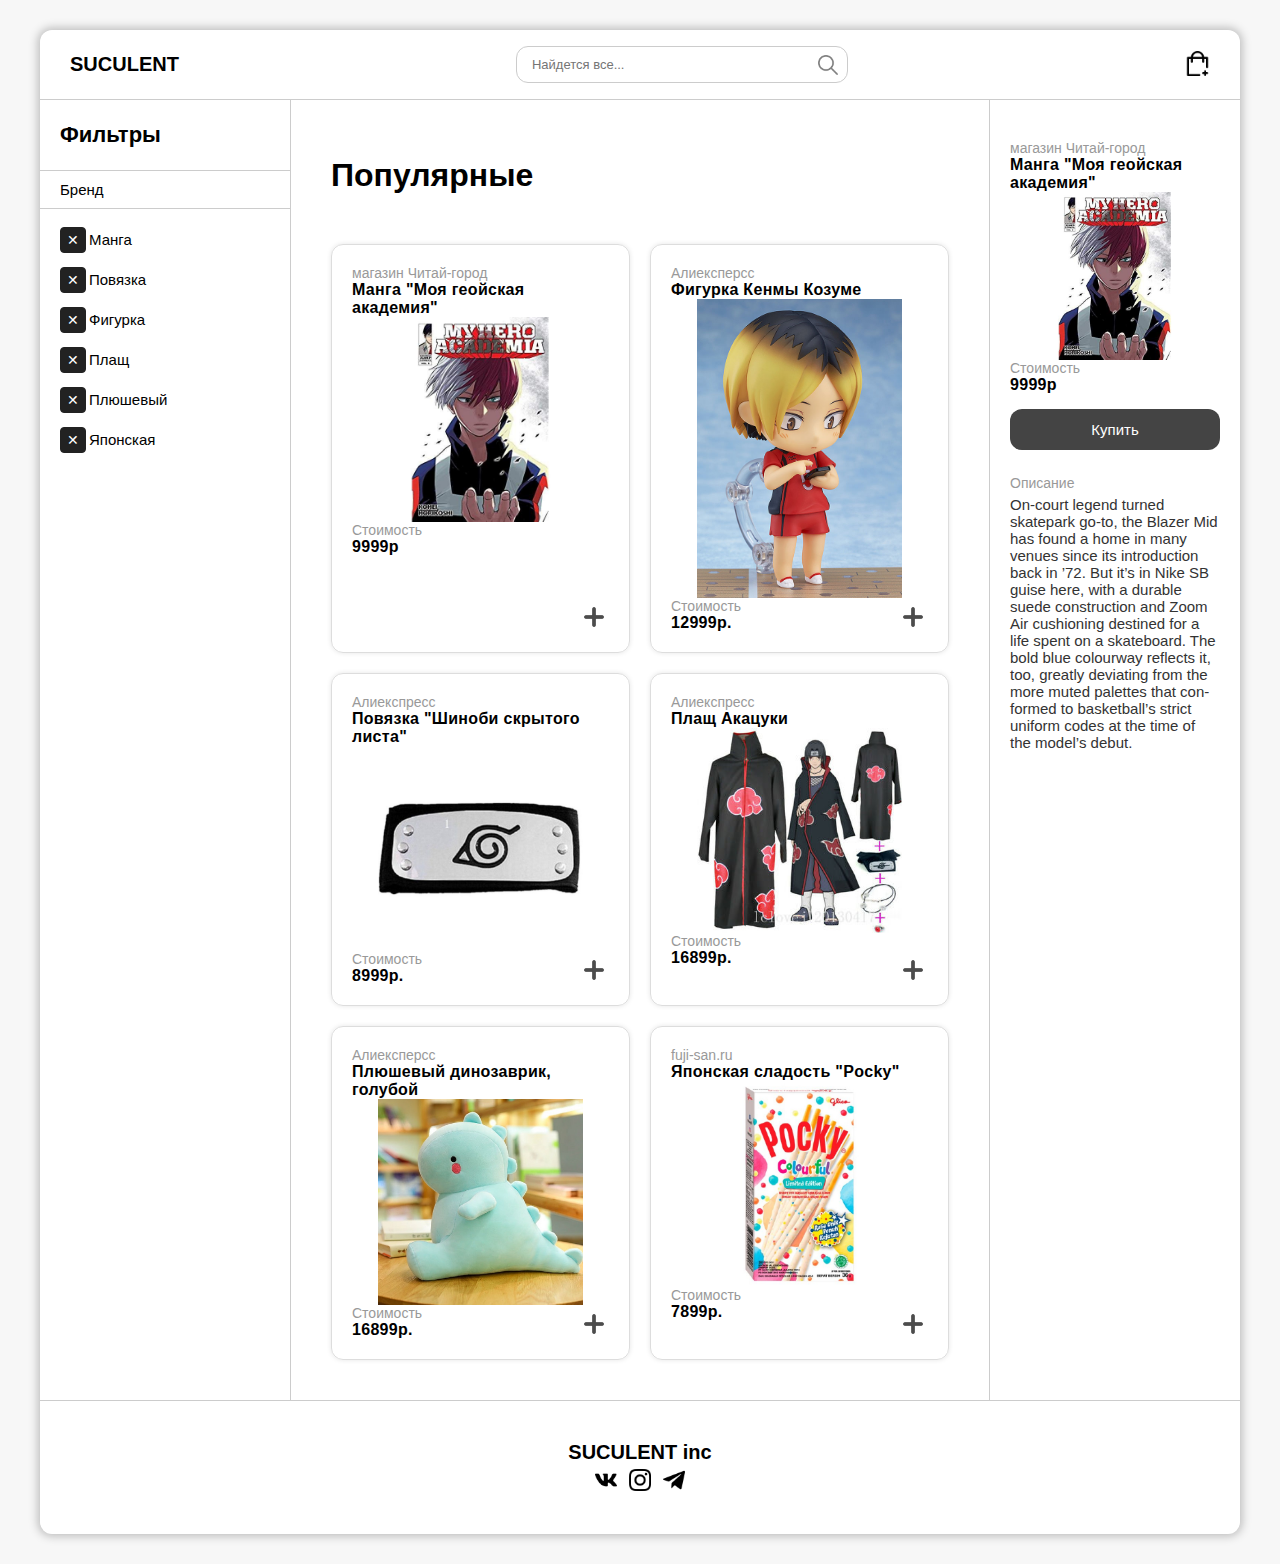
<file: e-commerce/index.html>
<!DOCTYPE html>
<html lang="en">
<head>
	<meta charset="UTF-8">
	<meta name="viewport" content="width=device-width, initial-scale=1.0">
	<title>E-commerce project</title>
	<link rel="stylesheet" href="css/checkbox.css">
	<link rel="stylesheet" href="css/style.css">
	<link rel="preconnect" href="https://fonts.gstatic.com">
	<link href="https://fonts.googleapis.com/css2?family=Comfortaa:wght@300&family=Rajdhani&family=Roboto+Slab&display=swap" rel="stylesheet">
</head>
</head>
<body>
	<div class="body-wrapper">

		<header class="header">
			<div class="logo">SUCULENT</div>
			<div class="input-box">
				<input 
					type="text" 
					class="input" 
					placeholder="Найдется все..." 
				/>
				<div class="input-btn">
					<img src="img/loupe.png" alt="Поиск">
				</div>
			</div>
			<div class="cart">
				<img src="img/add-to-basket.png" alt="Корзина">
			</div>
		</header>

		<aside class="left-aside">
			<div class="aside-maintitle">Фильтры</div>
			<div class="aside-title">Бренд</div>
			<div class="aside-item">
				<input type="checkbox" id='Манга' name="Манга" class="checkbox">
				<label for="Манга"></label>
				Манга
			</div>
			<div class="aside-item">
				<input type="checkbox" id='Повязка' name="Повязка" class="checkbox">
				<label for="Повязка"></label>
				Повязка
			</div>
			<div class="aside-item">
				<input type="checkbox" id='Фигурка' name="Фигурка" class="checkbox">
				<label for="Фигурка"></label>
				Фигурка
			</div>
			<div class="aside-item">
				<input type="checkbox" id='Плащ' name="Плащ" class="checkbox">
				<label for="Плащ"></label>
				Плащ
			</div>
			<div class="aside-item">
				<input type="checkbox" id='Плюшевый' name="Плюшевый" class="checkbox">
				<label for="Плюшевый"></label>
				Плюшевый
			</div>
			<div class="aside-item">
				<input type="checkbox" id='Японская' name="Японская" class="checkbox">
				<label for="Японская"></label>
				Японская
			</div>
		</aside>

		<main class="main">
			<h2 class="title">Популярные</h2>
			<div class="product-box">

				<div class="product">
					<div class="product-info">магазин Читай-город</div>
					<div class="product-title">Манга "Моя геойская академия"</div>
					<img src="img/01.jpg" alt="Nike Waffle Racer Crater W">
					<div class="product-info">Стоимость</div>
					<div class="product-price">9999р</div>

					<div class="input-btn add-btn">
						<img src="img/add.png" alt="Добавить в корзину">
					</div>
				</div>

				<div class="product">
					<div class="product-info">Алиексперсс</div>
					<div class="product-title">Фигурка Кенмы Козуме</div>
					<img src="img/02.jpg" alt="Nike Air Force 1 07 Skeleton QS">
					<div class="product-info">Стоимость</div>
					<div class="product-price">12999р.</div>

					<div class="input-btn add-btn">
						<img src="img/add.png" alt="Добавить в корзину">
					</div>
				</div>

				<div class="product">
					<div class="product-info">Алиекспресс</div>
					<div class="product-title">Повязка "Шиноби скрытого листа"</div>
					<img src="img/03.jpg" alt="Nike SB Zoom Blazer Mid Invert">
					<div class="product-info">Стоимость</div>
					<div class="product-price">8999р.</div>

					<div class="input-btn add-btn">
						<img src="img/add.png" alt="Добавить в корзину">
					</div>
				</div>

				<div class="product">
					<div class="product-info">Алиекспресс</div>
					<div class="product-title">Плащ Акацуки</div>
					<img src="img/04.jpg" alt="Yeezy Boost 350 V2">
					<div class="product-info">Стоимость</div>
					<div class="product-price">16899р.</div>

					<div class="input-btn add-btn">
						<img src="img/add.png" alt="Добавить в корзину">
					</div>
				</div>

				<div class="product">
					<div class="product-info">Алиексперсс</div>
					<div class="product-title">Плюшевый динозаврик, голубой</div>
					<img src="img/05.jpg" alt="Frozen Blue">
					<div class="product-info">Стоимость</div>
					<div class="product-price">16899р.</div>

					<div class="input-btn add-btn">
						<img src="img/add.png" alt="Добавить в корзину">
					</div>
				</div>

				<div class="product">
					<div class="product-info">fuji-san.ru</div>
					<div class="product-title">Японская сладость "Pocky"</div>
					<img src="img/06.jpg" alt="Vans Vault Old Skool LX">
					<div class="product-info">Стоимость</div>
					<div class="product-price">7899р.</div>

					<div class="input-btn add-btn">
						<img src="img/add.png" alt="Добавить в корзину">
					</div>
				</div>

			</div>
		</main>
		<footer class="footer">
        <div class="footer-title">SUCULENT inc</div>
        <div class="social-box">
        	<a href="https://vk.com" class="social"><img src="img/vk.png" alt="ВКонтакте"></a>
        	<a href="https://instagram.com" class="social"><img src="img/instagram.png" alt="Инстаграм"></a>
        	<a href="https://telegram.org" class="social"><img src="img/telegram.png" alt="Телеграм"></a>
        </div>
        </footer>
        <aside class="right-aside">
			<div class="product js-product">
				    <div class="product-info">магазин Читай-город</div>
					<div class="product-title">Манга "Моя геойская академия"</div>
					<img src="img/01.jpg" alt="Nike Waffle Racer Crater W">
					<div class="product-info">Стоимость</div>
					<div class="product-price">9999р</div>


				<div class="big-add-btn">Купить</div>

				<div class="product-info">Описание</div>
				<div class="product-text">On-court legend turned skatepark go-to, the Blazer Mid has found a home in many venues since its introduction back in ’72. But it’s in Nike SB guise here, with a durable suede construction and Zoom Air cushioning destined for a life spent on a skateboard. The bold blue colourway reflects it, too, greatly deviating from the more muted palettes that conformed to basketball’s strict uniform codes at the time of the model’s debut.</div>

			</div>
		</aside>
 </div>

		<script src="https://cdnjs.cloudflare.com/ajax/libs/jquery/3.5.1/jquery.min.js" integrity="sha512-bLT0Qm9VnAYZDflyKcBaQ2gg0hSYNQrJ8RilYldYQ1FxQYoCLtUjuuRuZo+fjqhx/qtq/1itJ0C2ejDxltZVFg==" crossorigin="anonymous"></script>

	<!-- <script src='static/jquery.js'></script> -->

	<script>
		$(document).ready(function() {

			let checks = {};

			function doCheck() {
				let val = $(this).prop('checked')
				let label = $.trim( $(this).parent().text() )
				label = label.toLowerCase();

				checks[label] = val;

				console.log(checks);
				filter()
			}

			function filter() {

				// перебираем все продукты
				$('.product').each(function() {
					// получаем наименование товара
					let title = $(this).find('.product-title').text();
					// приводим наименование к нижнему регистру
					title = title.toLowerCase();

					// отключаем отображение элемента
					$(this).css('display', 'none');
					
					// перебираем все имена брендов и включаем отображение только тех 
					// товаров, которые подходят под выбранные чекбоксы
					for (let brand in checks) {
						if (title.includes(brand) && checks[brand])
							$(this).css('display', 'block')
					}
				})
			}


			$('.checkbox').each(function() {
				$(this).attr('checked', 'checked');
			})

			$('.checkbox').each(doCheck)
			$('.checkbox').click(doCheck)


			$('.add-btn').click(function() {
				let product = $(this).parent();

				let src = $(product).find('img').attr('src')
				let title = $(product).find('.product-title').text();
				let info = $(product).find('.product-info').first().text();
				let price = $(product).find('.product-price').text();

				$('.js-product').find('img').attr('src', src)
				$('.js-product').find('.product-title').text(title)
				$('.js-product').find('.product-price').text(price)
				$('.js-product').find('.product-info').first().text(info)
			})

			$('.size').click(function() {
				$('.size').each(function() {
					$(this).removeClass('size__active');
				})
				$(this).addClass('size__active');
			})

		})
	</script>	

</body>
</html>
</file>
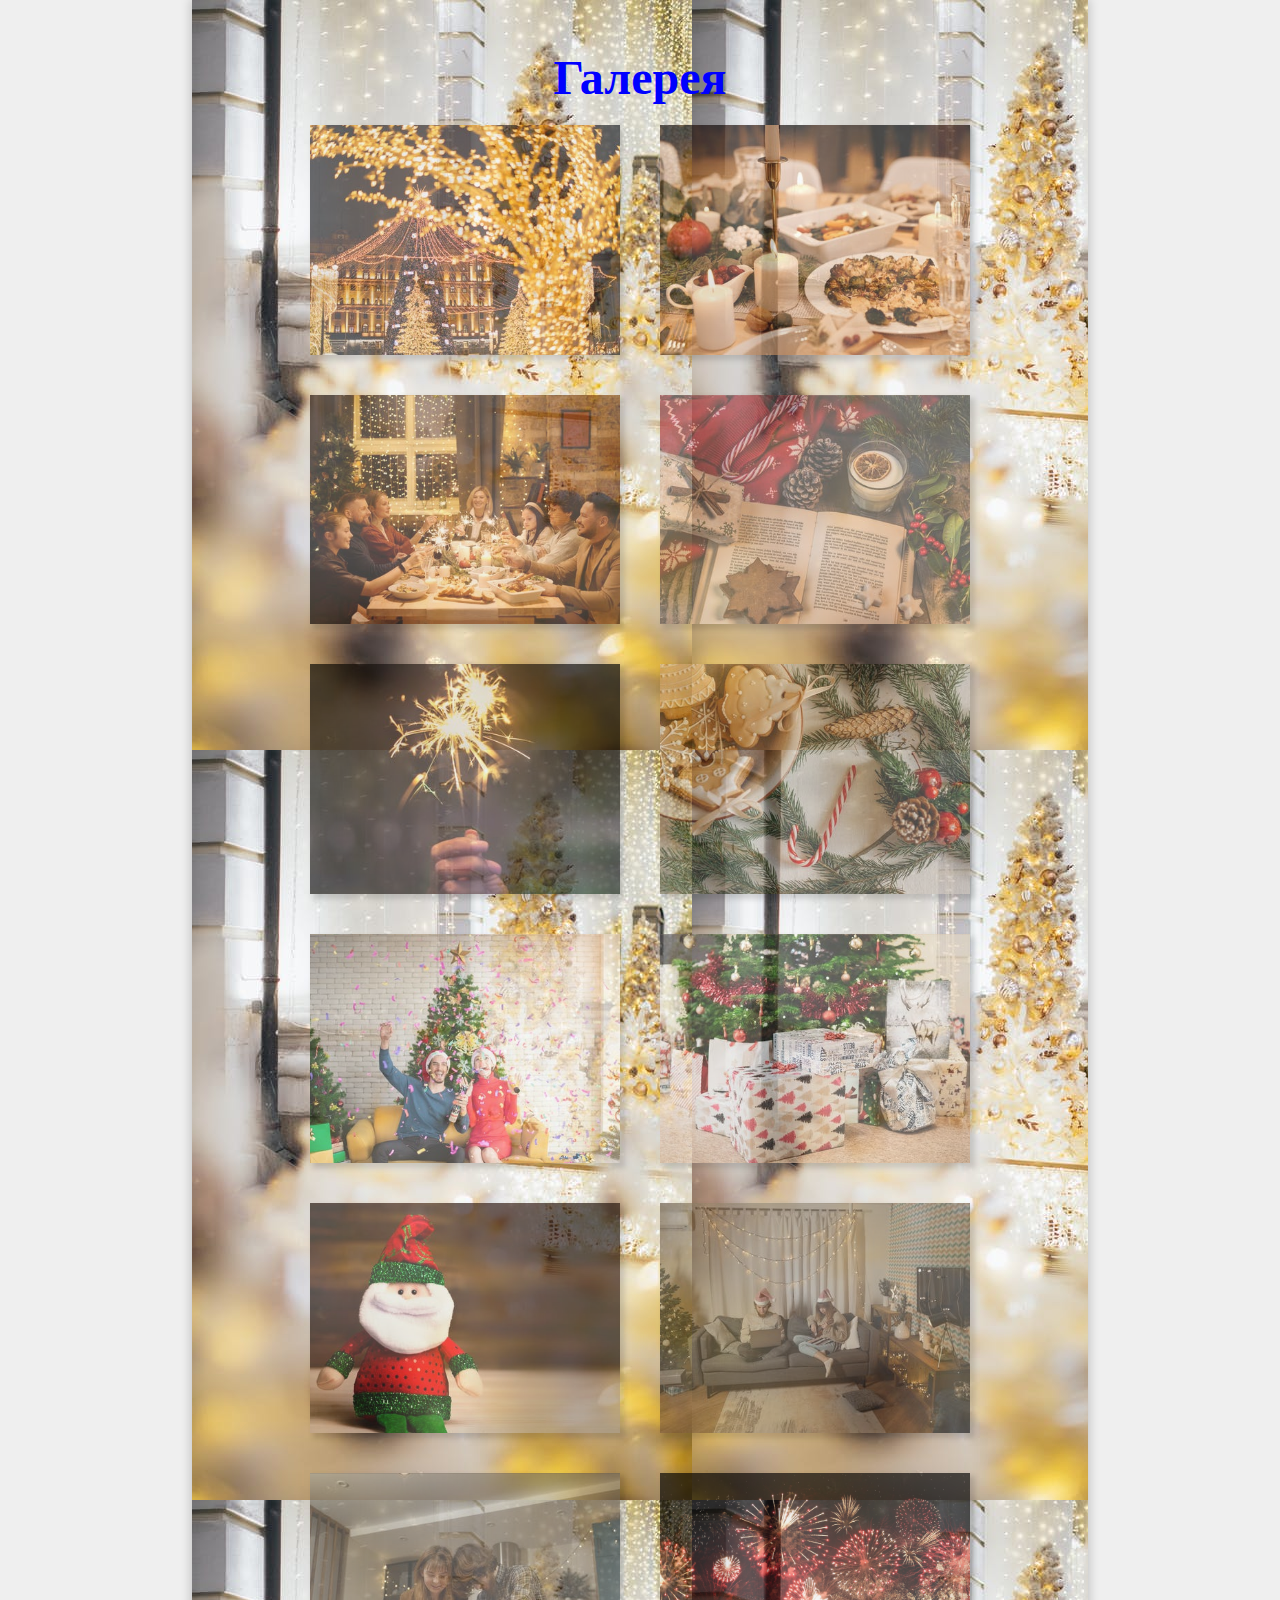
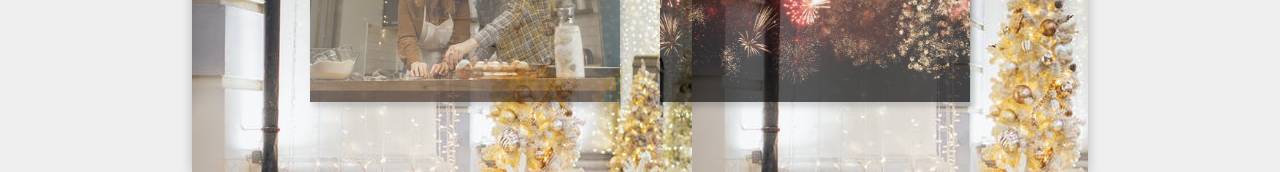
<file: gallery/index.html>
<!DOCTYPE html>
<html lang="en">
<head>
	<meta charset="UTF-8">
	<meta name="viewport" content="width=device-width, initial-scale=1.0">
	<title>Галерея</title>
	<link rel="stylesheet" type="text/css" href="css/style.css">
</head>
<body>
	<main>
		<h1>Галерея</h1>
		<a href="img/06.jpeg" target="_blank"><div class="foto foto1"></div></a> 
		<a href="img/07.jpeg" target="_blank"><div class="foto foto2"></div></a>
		<a href="img/08.jpeg" target="_blank"><div class="foto foto3"></div></a>
		<a href="img/09.jpeg" target="_blank"><div class="foto foto4"></div></a>
		<a href="img/10.jpeg" target="_blank"><div class="foto foto5"></div></a>
		<a href="img/11.jpeg" target="_blank"><div class="foto foto6"></div></a>
		<a href="img/12.jpeg" target="_blank"><div class="foto foto7"></div></a>
		<a href="img/13.jpeg" target="_blank"><div class="foto foto8"></div></a>
		<a href="img/14.jpeg" target="_blank"><div class="foto foto9"></div></a>
		<a href="img/15.jpeg" target="_blank"><div class="foto foto10"></div></a>
		<a href="img/16.jpeg" target="_blank"><div class="foto foto11"></div></a>
		<a href="img/17.jpeg" target="_blank"><div class="foto foto12"></div></a>
	</main>
</body>
</html>
</file>
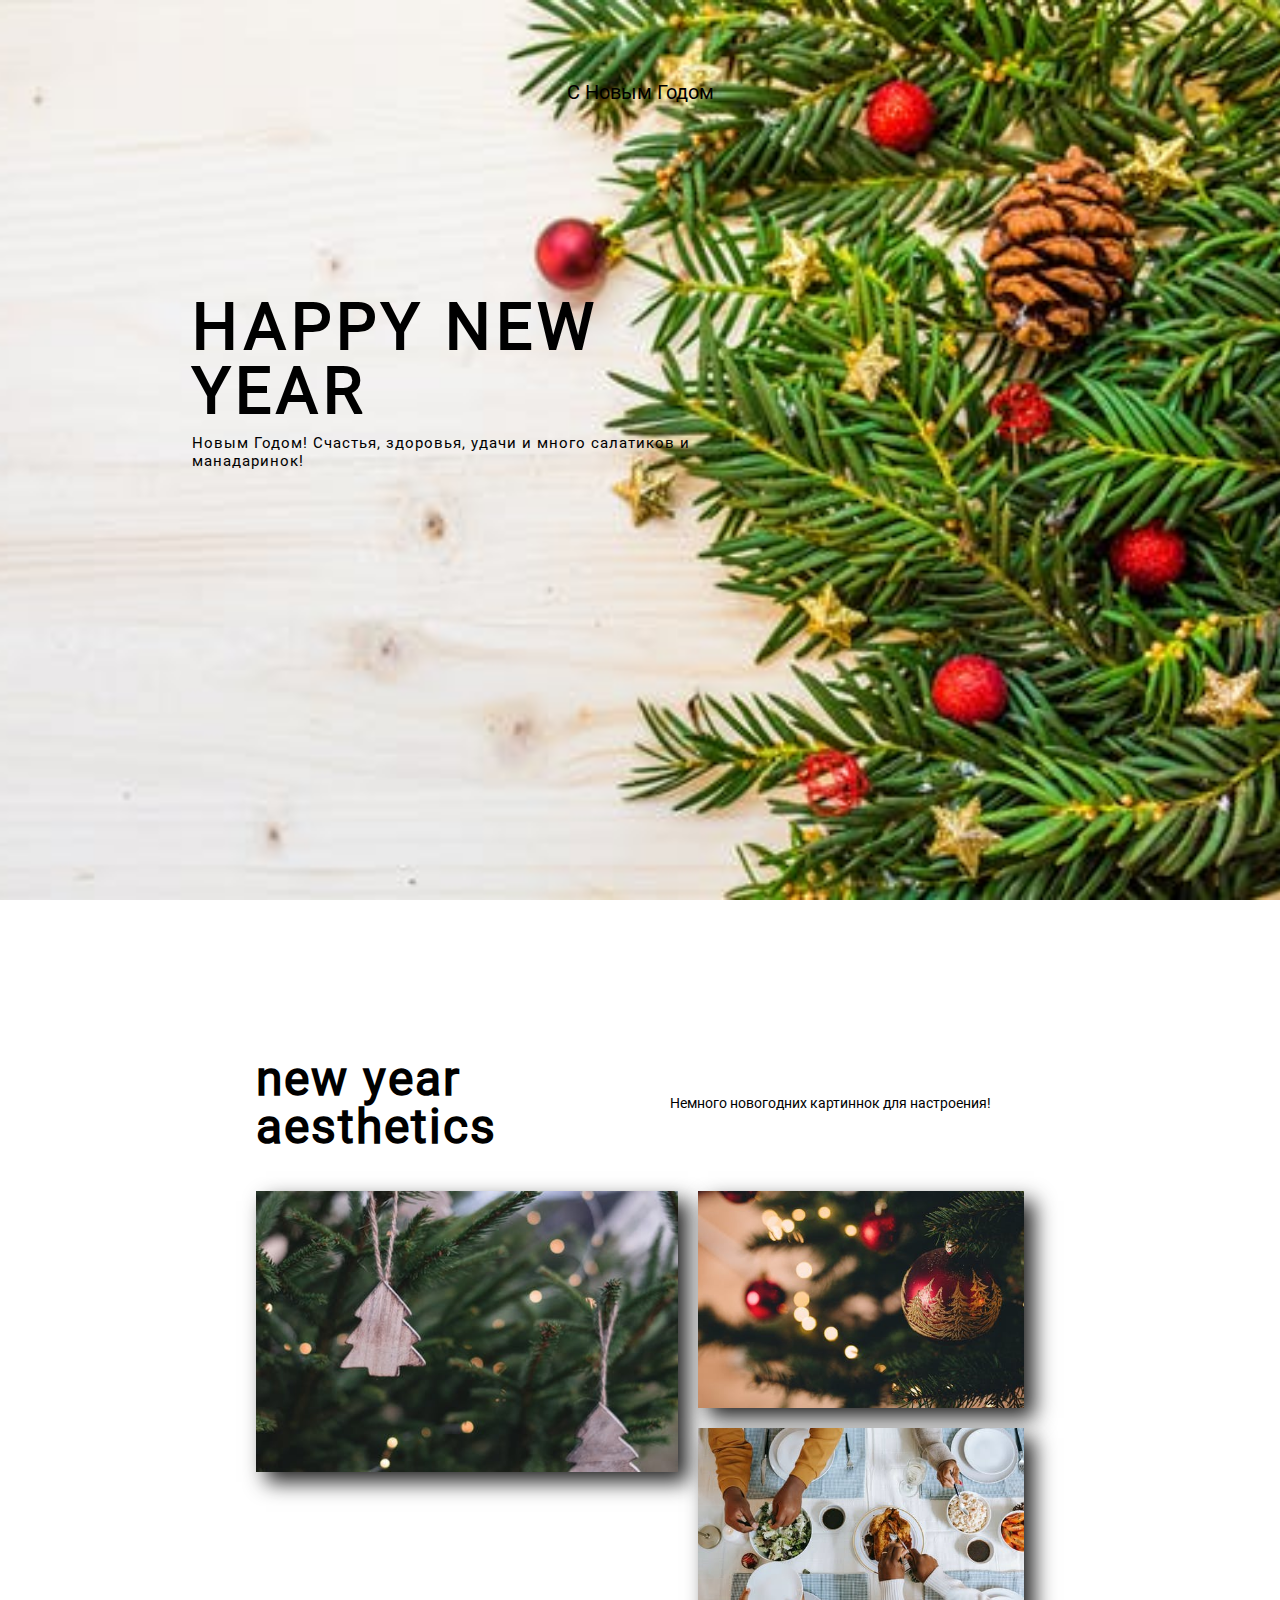
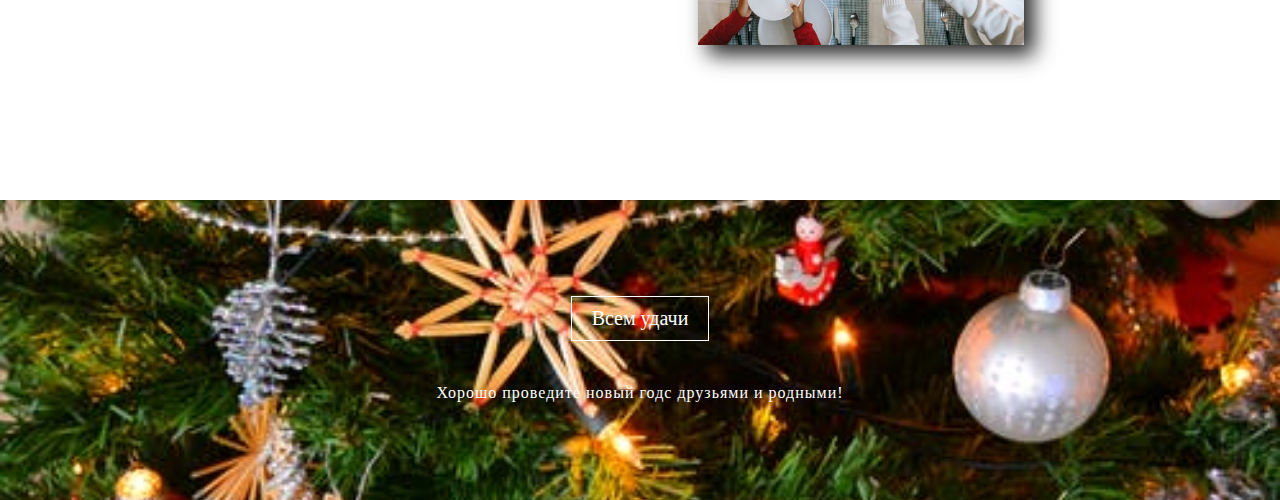
<file: site-visitka/index.html>
<!DOCTYPE html>
<html lang="en">
<head>
	<meta charset="UTF-8">
	<meta name="viewport" content="width=device-width, initial-scale=1.0">
	<title>happy new year</title>
	<link rel="stylesheet" type="text/css" href="css/style.css">
</head>
<body>
	<main>
		<div class="container first">
			<p class = "tourism">С Новым Годом</p>
			<div class = "text-container">
				<p class = "first-line"></p>
				<p class = "second-line">happy new year</p>
				<p class = "third-line"> Новым Годом! Счастья, здоровья, удачи и много салатиков и манадаринок!</p>
			</div>
		</div>
		<div class="container second">
			<div class = "gallery-container">
				<div class="gallery-text">
				    <p class = "gallery-header">new year aesthetics</p>
				    <p class = "gallery-p">Немного новогодних картиннок для настроения!</p>
				</div>
			
			    <div class = "img-container">
			    	<img src="img/img02.jpeg" class = "img1" alt = "Tourism gallery">
				    <div class = "wrapper">
					    <img src="img/img03.jpeg" class = "img2" alt = "Tourism gallery">
					    <img src="img/img04.jpeg" class = "img3" alt = "Tourism gallery">
				    </div>
			    </div>
		    </div>
		</div>
		<div class="container third">
			<div class="last-container">
				<p class="last-header">Всем удачи</p>
				<p class="last-text">Хорошо проведите новый годс друзьями и родными!</p>
			</div>
		</div>
	</main>
</body>
</html>
</file>
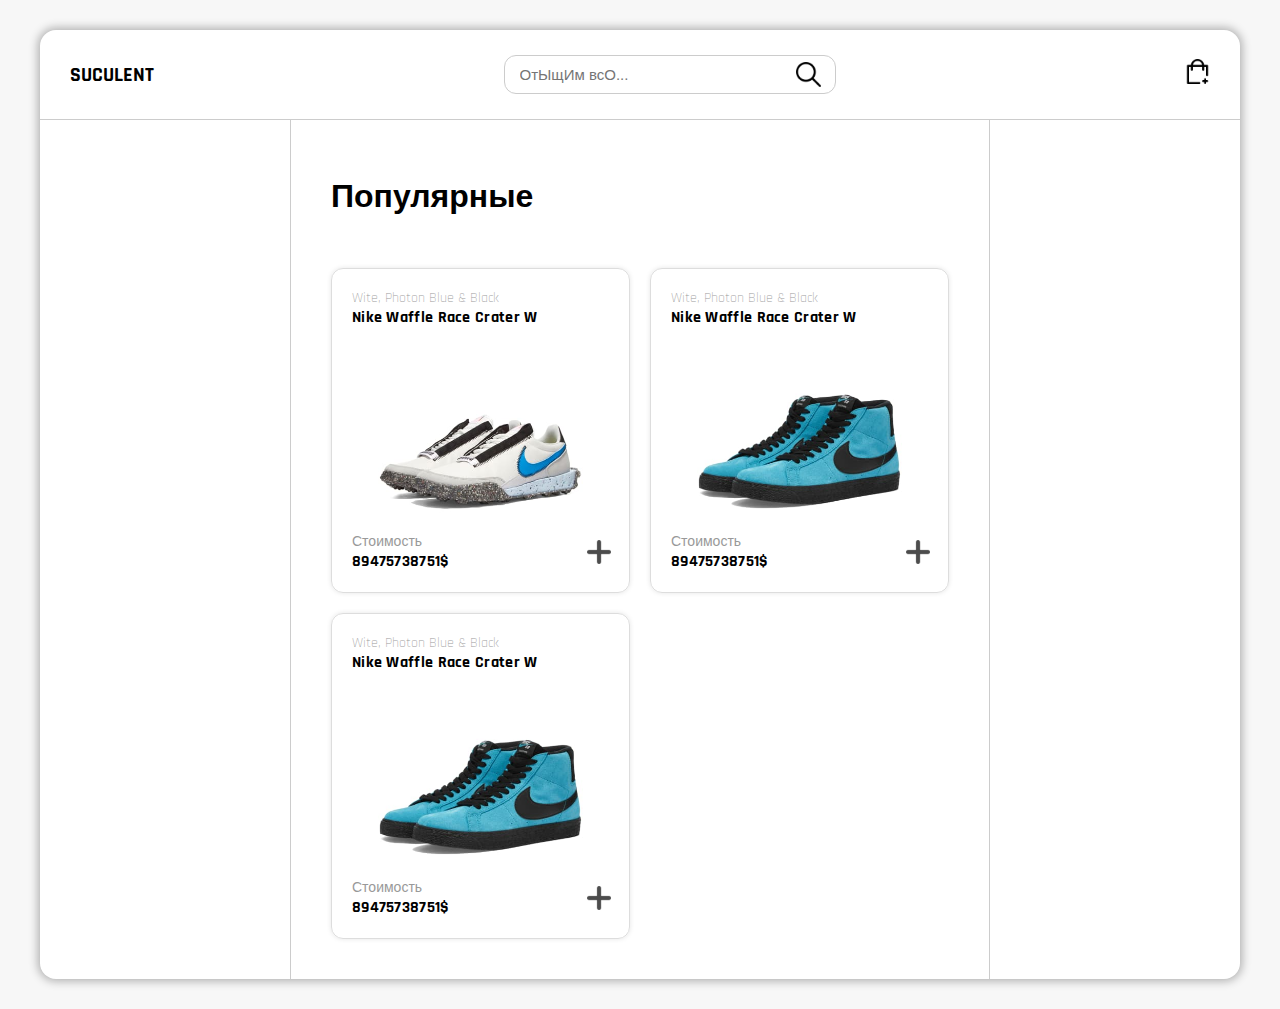
<file: e-commerce/index old .html>
<!DOCTYPE html>
<html lang="en">
<head>
	<meta charset="UTF-8">
	<meta name="viewport" content="width=device-width, initial-scale=1.0">
	<title>E-commerce</title>
	<link rel="stylesheet" href="css/stayl.css">
	<link rel="preconnect" href="https://fonts.gstatic.com">
	<link href="https://fonts.googleapis.com/css2?family=Comfortaa:wght@300&family=Rajdhani&family=Roboto+Slab&display=swap" rel="stylesheet">
</head>
<body>
	<div class="body-wrapper">
		<header class="header">
	    	<div class="logo">SUCULENT</div>
		    <div class="input-box">
				<input type="text" class="input" placeholder="ОтЫщИм всО...">
				<div class="input-btn">
					<img src="img/loupe.png" alt="Поиск">
				</div>
		    </div>
		    <div class="cart">
		    	<img src="img/add-to-basket.png" alt="Корзина">
		    </div>
		</header>
	    <main class="main">
	    	<h2 class="title">Популярные</h2>
	    	<div class="product-box">
	    		<div class="product">
	    			<div class="product-info">Wite, Photon Blue & Black</div>
	    			<div class="product-title">Nike Waffle Race Crater W</div>
	    			<img src="img/nike1.jpg" alt="Nike Waffle Racer Crater W">
	    			<div class="product-info">Стоимость</div>
	    			<div class="product-price">89475738751$</div>
	    			<div class="input-btn add-btn"><img src="img/add.png" alt="Добавить"></div>
	    		</div>
	    		<div class="product">
	    			<div class="product-info">Wite, Photon Blue & Black</div>
	    			<div class="product-title">Nike Waffle Race Crater W</div>
	    			<img src="img/nike3.jpg" alt="Nike Waffle Racer Crater W">
	    			<div class="product-info">Стоимость</div>
	    			<div class="product-price">89475738751$</div>
	    			<div class="input-btn add-btn"><img src="img/add.png" alt="Добавить"></div>
	    		</div>
	    		<div class="product">
	    			<div class="product-info">Wite, Photon Blue & Black</div>
	    			<div class="product-title">Nike Waffle Race Crater W</div>
	    			<img src="img/nike3.jpg" alt="Nike Waffle Racer Crater W">
	    			<div class="product-info">Стоимость</div>
	    			<div class="product-price">89475738751$</div>
	    			<div class="input-btn add-btn"><img src="img/add.png" alt="Добавить"></div>
	    		</div>
	    	</div>
	    </main>
   </div>
</body>
</html>
</file>
<file: e-commerce/css/checkbox.css>
label {
    user-select: none;
    -webkit-user-select: none;
    display: block;
    width: 24px;
    height: 24px;
    position: relative;
    margin-right: 5px;
}

.checkbox {
    display: none;
}

.checkbox + label:before {
    content: "\2715";
    border: 0.5px solid #222;
    border-radius: 4px;

    display: inline-flex;
    justify-content: center;
    align-items: center;

    position: absolute;

    left: 0;
    top: 0;

    width: 100%;
    height: 100%;

    font-size: 14px;

    color: transparent;
    transition: .2s;
}

.checkbox:checked + label:before {
    background-color: #222;
    border-color: #222;
    color: #fff;
}

.checkbox:disabled + label:before {
    transform: scale(1);
}

.checkbox:checked:disabled + label:before {
    transform: scale(1);
}
</file>
<file: e-commerce/css/style.css>
body {
	margin: 0;
	font-size: 15px;
	overflow-x: hidden; 
	background: #f7f7f7;
	padding: 30px 40px;
	box-sizing: border-box;
	font-family: 'Nunito', sans-serif;
}

.body-wrapper {
	border-radius: 12px;
	background-color: #fff;
	box-shadow: 0 0 10px 2px rgba(0, 0, 0, 0.25);
	min-height: calc(100vh - 60px);
}

.header {
	display: flex;
	align-items: center;
	justify-content: space-between;
	padding: 0 30px;
	box-sizing: border-box;
	border-bottom: 1px solid #ccc;
	height: 70px;
}

.header img {
	width: 25px;
	height: 25px;
}

.logo {
	font-weight: 700;
	font-size: 20px;
}

.input-box {
	display: flex;
	align-items: center;
	position: relative;
}

.input {
	-webkit-appearance: none;
	appearance: none;
	border: 1px solid #ccc;
	border-radius: 12px;
	padding: 10px 15px;
	font-size: 13px;
	outline: none;
	width: 300px;
}

.input-btn {
	position: absolute;
	right: 0px	;
	height: 100%;
	display: flex;
	justify-content: center;
	align-items: center;
	opacity: 0.5;
	cursor: pointer;
	width: 40px;
}

.input-btn img {
	width: 20px;
	height: 20px;
}


.main {
	padding: 30px;
	box-sizing: border-box;
	max-width: 700px;
	margin: auto;
	width: 100%;
	border-left: 1px solid #ccc;
	border-right: 1px solid #ccc;

}

.product-box {
	display: flex;
	flex-wrap: wrap;
}

.product {
	width: calc(50% - 20px);
	margin: 10px;
	padding: 20px;
	box-sizing: border-box;
	border-radius: 12px;
	border: 1px solid #ddd;
	box-shadow: 0 0 5px 0 rgba(0,0,0,0.1);
	position: relative;
}

.product img {
	max-width: 80%; 
	margin: auto;
	display: block;
}

.title {
	font-size: 32px;
	padding-left: 10px;
	margin-bottom: 40px;
}

.product-info {
	font-size: 14px;
	color: #999;
	font-weight: 300;
}

.product-title, .product-price {
	font-size: 16px;
	font-weight: 700;
	letter-spacing: 0.3px;
}

.add-btn {
	height: auto;
	bottom: 25px;
	opacity: 0.7;
	right: 15px;
}

@media (pointer: fine) {
	.add-btn:hover {
		transform: scale(1.05);
	}
}

.left-aside {
	width: calc((100vw - 780px) / 2);
	position: absolute;
	box-sizing: border-box;
	top: 100px;
	left: 40px;
	bottom: 0;
}

.aside-maintitle {
	font-weight: 700;
	padding-left: 20px;
	font-size: 22px;
	height: 70px;

	display: flex;
	align-items: center;
}

.aside-title {
	box-sizing: border-box;
	padding: 10px 0;
	border-bottom: 1px solid #ccc;
	border-top: 1px solid #ccc;
	padding-left: 20px;
	margin-bottom: 10px;
}

.aside-item {
	display: flex;
	align-items: center;
	height: 40px;
	padding-left: 20px;
}


.footer {
	border-top: 1px solid #ccc;
	padding-top: 40px;
	padding-bottom: 40px;
	box-sizing: border-box;
}

.footer-title {
	font-weight: 700;
	font-size: 20px;
	text-align: center;
}

.social-box {
	display: flex;
	justify-content: space-between;
	margin: auto;
	width: 90px;
	margin-top: 5px;
}
.social {
	transition: 0.2s;
}

.social img{
	width: 22px;
	height: 22px;
}

@media screen and (pointer: fine) {
	.social:hover {
		opacity: 0.5;
	}
}


.right-aside {
	position: absolute;
	right: 40px;
	top: 100px;
	width: calc((100vw - 780px) / 2);
}

.right-aside .product {
	width: 100%;
	box-sizing: border-box;
	margin: 0;
	margin-top: 20px;
	box-shadow: none;
	border: none;
}

.big-add-btn {
	text-align: center;
	background-color: #444;
	border-radius: 12px;
	padding: 12px 0;
	color: #fefefe;
	margin-top: 15px;
	cursor: pointer;
	margin-bottom: 25px;
}

.product-text {
	hyphens: auto;
	-webkit-hyphens: auto;
	color: #333;
	margin-top: 5px;
}

.size-box {
	display: flex;
	flex-wrap: wrap;
	margin-top: 15px;
	margin-bottom: 20px;
}

.size {
	padding: 10px;
	border: 1px solid #444;
	color: #444;
	border-radius: 8px;
	margin: 4px;
	user-select: none;
	-webkit-user-select: none;
	cursor: pointer;
	transition: 0.3s;
}

.size__active {
	background-color: #444;
	color: #fefefe;
}
</file>
<file: gallery/css/style.css>
*{
	padding: 0;
	margin: 0;
	box-sizing: border-box;
}
main{
	width: 70%;
	padding: 50px;
	margin: auto;
	/*background-color: #fff;*/
	background-image: url(../img/fon.jpeg);
	display: flex;
	flex-wrap: wrap;
	justify-content: center;
	box-shadow: 0 0 10px 1px rgba(0,0,0,0.2);
}
body{
	background-color: #efefef;
}
.foto{
	max-width: 520px;
	width: calc(25vw - 10px);
	height: calc((35vw - 40px) / 16 * 9) ;
	margin: 20px;
	/*background-color: blue;*/
	box-shadow: 4px 4px 5px 1px rgba(0,0,0,0.2);
	background-position: center;
	background-size: cover;
	opacity: 0.65;
	transition: opacity 2s, transform 0.5s, box-shadow 0.3s;
}
h1{
	width: 100%;
	text-align: center;
	font-size: 48px;
	color: blue;
}
.foto1{
	background-image: url(../img/06.jpeg);
}
.foto2{
	background-image: url(../img/07.jpeg);
}
.foto3{
	background-image: url(../img/08.jpeg);
}
.foto4{
	background-image: url(../img/09.jpeg);
}
.foto5{
	background-image: url(../img/10.jpeg);
}
.foto6{
	background-image: url(../img/11.jpeg);
}
.foto7{
	background-image: url(../img/12.jpeg);
}
.foto8{
	background-image: url(../img/13.jpeg);
}
.foto9{
	background-image: url(../img/14.jpeg);
}
.foto10{
	background-image: url(../img/15.jpeg);
}
.foto11{
	background-image: url(../img/16.jpeg);
}
.foto12{
	background-image: url(../img/17.jpeg);
}
.foto:hover{
	opacity: 1;
	transform: scale(1.5);
	z-index: 10;
	box-shadow: 0 0 20px 30px rgba(0,0,0,0.4);
	transform: scale(1.5) rotate(3deg);
}
</file>
<file: site-visitka/css/style.css>
*{
	padding: 0;
	margin: 0;
	box-sizing: border-box;
}	

@font-face{
	font-family: RobotoR;
	src: url(../fonts/Roboto-Regular.ttf);
}
html, body, main{
	height: 100%;
	font-family: RobotoR;
}
.first{
	height: 100%;
	background-image: url(../img/img01.jpeg);
	background-position: center;
	-webkit-background-size: cover;
	background-size: cover;
}
.first p{
	color: black;
}
.tourism{
	width: 100%;
	text-align: center;
	padding-top: 80px;
	font-size: 20px;
}
.text-container{
    width: 40%;
    margin-left: 15%;
    margin-top: 15%;
}
.first-line{
	text-transform: uppercase;
	font-size: 20px;
	font-weight: bold;
	letter-spacing: 1px;
	opacity: 0.5;
	line-height: 1;
}
.second-line{
	text-transform: uppercase;
	font-size: 64px;
	font-weight: bold;
	letter-spacing: 5px;
	line-height: 1;
	margin-bottom: 10px;
}
.third-line{
	font-size: 15px;
	letter-spacing: 1px;
}
.second{
    height: 100%;
    display: flex;
    justify-content: center;
    -ms-align-items: center;
    align-items: center;
}
.gallery-container{
	width: 60%;
	max-width: 1000px;
}
.img-container{
	width: 100%;
	display: flex;
	-ms-align-items: flex-start;
	align-items: flex-start;
}
img{
	display: block;
	max-width: 100%;
	height: auto;
}
.img1{
	width: 55%;
}
.wrapper{
	margin-left: 20px;
}
.img2{
	margin-bottom: 20px;
}

.gallery-text{
	display: flex;
	-ms-align-items: center;
	align-items: center;
	margin-bottom: 40px;
}
.gallery-header{
	font-size: 48px;
	font-weight: bold;
	letter-spacing: 2px;
	line-height: 1;
}
.gallery-p{
	font-size: 14px;
	width: 60%;
	text-align: justify;
	margin-left: 60px;
}
.last-container{
	display: flex;
	justify-content: center;
	-ms-align-items: center;
	align-items: center;
	flex-direction: column;
	height: 300px;
	padding: 0 25%;
	background-image: url(../img/img05.jpeg);
	background-position: center;
	-webkit-background-size: cover;
	background-size: cover;
	font-family: Roboto;
}
.last-header{
	color: white;
	font-size: 20px;
	padding: 10px 20px;
	border: 1px solid white;
	margin-bottom: 40px;
}
.last-text{
	color: white;
	font-size: 16px;
	text-align: center;
	line-height: 1.5;
	letter-spacing: 1px;
}
img {
	box-shadow: 10px 10px 20px 0px rgb(0 0 0 / 86%);
}
</file>
<file: e-commerce/css/stayl.css>
body{
	margin: 0;
	background-color: #f7f7f7;
	padding: 30px 40px;
	box-sizing: border-box;
	font-family: 'Rajdhani', sans-serif;
}
.body-wrapper{
	min-height: calc(100vh - 60px);
	background-color: #fff;
	box-shadow:  0 0 10px 2px rgba(0,0,0,0.3);
	border-radius: 16px;
}
.header{
	display: flex;
	align-items: center;
	justify-content: space-between;
	padding: 0 30px;
	box-sizing: border-box;
	border-bottom: 1px solid #ccc;
	height: 90px;
}
.header img{
	width: 25px;
	height: 25px;
}
.logo{
	font-weight: 700;
	font-size: 20px;
}
.input-box{
	display: flex;
	align-items: center;
	position: relative;
}
.input{
	-webkit-appearance: none;
    appearance: none;
    outline: none;
    width: 300px;
    border: 1px solid #ccc;
    border-radius: 12px;
    padding: 10px 15px;
    font-size: 15px;
}
.input-btn{
	position: absolute;
	right: 0;
	width: 40px;
	height: 100%;
	display: flex;
	align-items: center;
	cursor: pointer;
}
.main{
	padding: 30px;
	margin: auto;
	max-width: 700px;
	width: 100%;
	box-sizing: border-box;
	border-left: 1px solid #ccc;
    border-right: 1px solid #ccc;
   
}
.product-box{
	display: flex;
	flex-wrap: wrap;
}
.product{
	width: calc(50% - 20px);
	margin: 10px;
	padding: 20px;
	box-sizing: border-box;
	border-radius: 12px;
	border: 1px solid #ddd;
	box-shadow:  0 0 5px 0 rgba(0,0,0,0.1);
	position: relative;
}
.product img{
	max-width: 80%;
	margin: auto;
	display: block;
}
.title{
	font-size: 32px;
	padding-left: 10px;
	margin-bottom: 40px;
}
.product-info{
	font-size: 14px;
	color: #999;
	font-weight: 300;
}
.product-title, .product-price{
	font-size: 16px;
	font-weight: 700;
	letter-spacing: 0.3px;
}
.add-btn{
	 width: 30px;
     height: 30px;
     bottom: 25px;
     opacity: 0.7;
     right: 15px;
}
@media (pointer: fine) {
    .add-btn:hover {
    	 transform: scale(2);
    }
}
.left-aside {
	width: calc((100vw - 790px) / 2);
	position: absolute;
	box-sizing: border-box;
	top: 100px;
	left: 40px;
	bottom: 0;
}
.aside-maintitle{
	font-weight: 700;
	padding-left: 20px;
	font-size: 22px;
	height: 70px;
	display: flex;
	align-items: center;
}
.aside-title{
	box-sizing: border-box;
	padding: 10px 0;
	border-bottom: 1px solid #ccc;
	border-top: 1px solid #ccc;
	padding-left: 20px;
	margin-bottom: 10px;
}
.aside-items{
	display: flex;
	align-items: center;
	height: 40px;
	padding-left: 20px;
}
.footer{
	border-top: 1px solid #ccc;
	padding-top: 40px;
	padding-bottom: 40px;
	box-sizing: border-box;
}
.footer-title{
	font-weight: 700;
	font-size: 70px;
	text-align: center;
}
.social-box{
	display: flex;
	justify-content: space-between;
	margin: auto;
	width: 90px;
	margin-top: 5px;
}
.social{
	transition: 0.2s;
}
.social img{
	width: 22px;
	height: 22px;
}
@media screen and(pointer: fine;){
	.social:hover{
		opacity: 0.5;
	}
}
.right-aside{
	position: absolute;
	right: 40px;
	top: 100px;
	width: calc((100vw - 780px) / 2);
}
.right-aside .product{
	width: 100%;
	box-sizing: border-box;
	margin: 0;
	margin-top: 20px;
	box-shadow: none;
	border: none;
}
.big-add-btn{
	text-align: center;
	background-color: #444;
	border-radius: 12px;
	padding: 12px 0;
	color: #fefefe;
	margin-top: 15px;
	cursor: pointer;
	margin-bottom: 25px;
}
.product-text{
	hyphens: auto;
	-webkit-hyphens: auto;
	color: #333;
	margin-top: 5px;
}
.size-box{
	display: flex;
	flex-wrap: wrap;
    margin-top: 15px;
    margin-bottom: 20px;
}
.size{
    padding: 10px;
    border: 1px solid #444;
    color: #444;
    border-radius: 8px;
    margin: 4px;
    user-select: none;
    -webkit-user-select: none;
    cursor: pointer;
    transition: 0.3s;
}
.size__active{
	background-color: #444;
	color: #fefefe;
}
</file>
